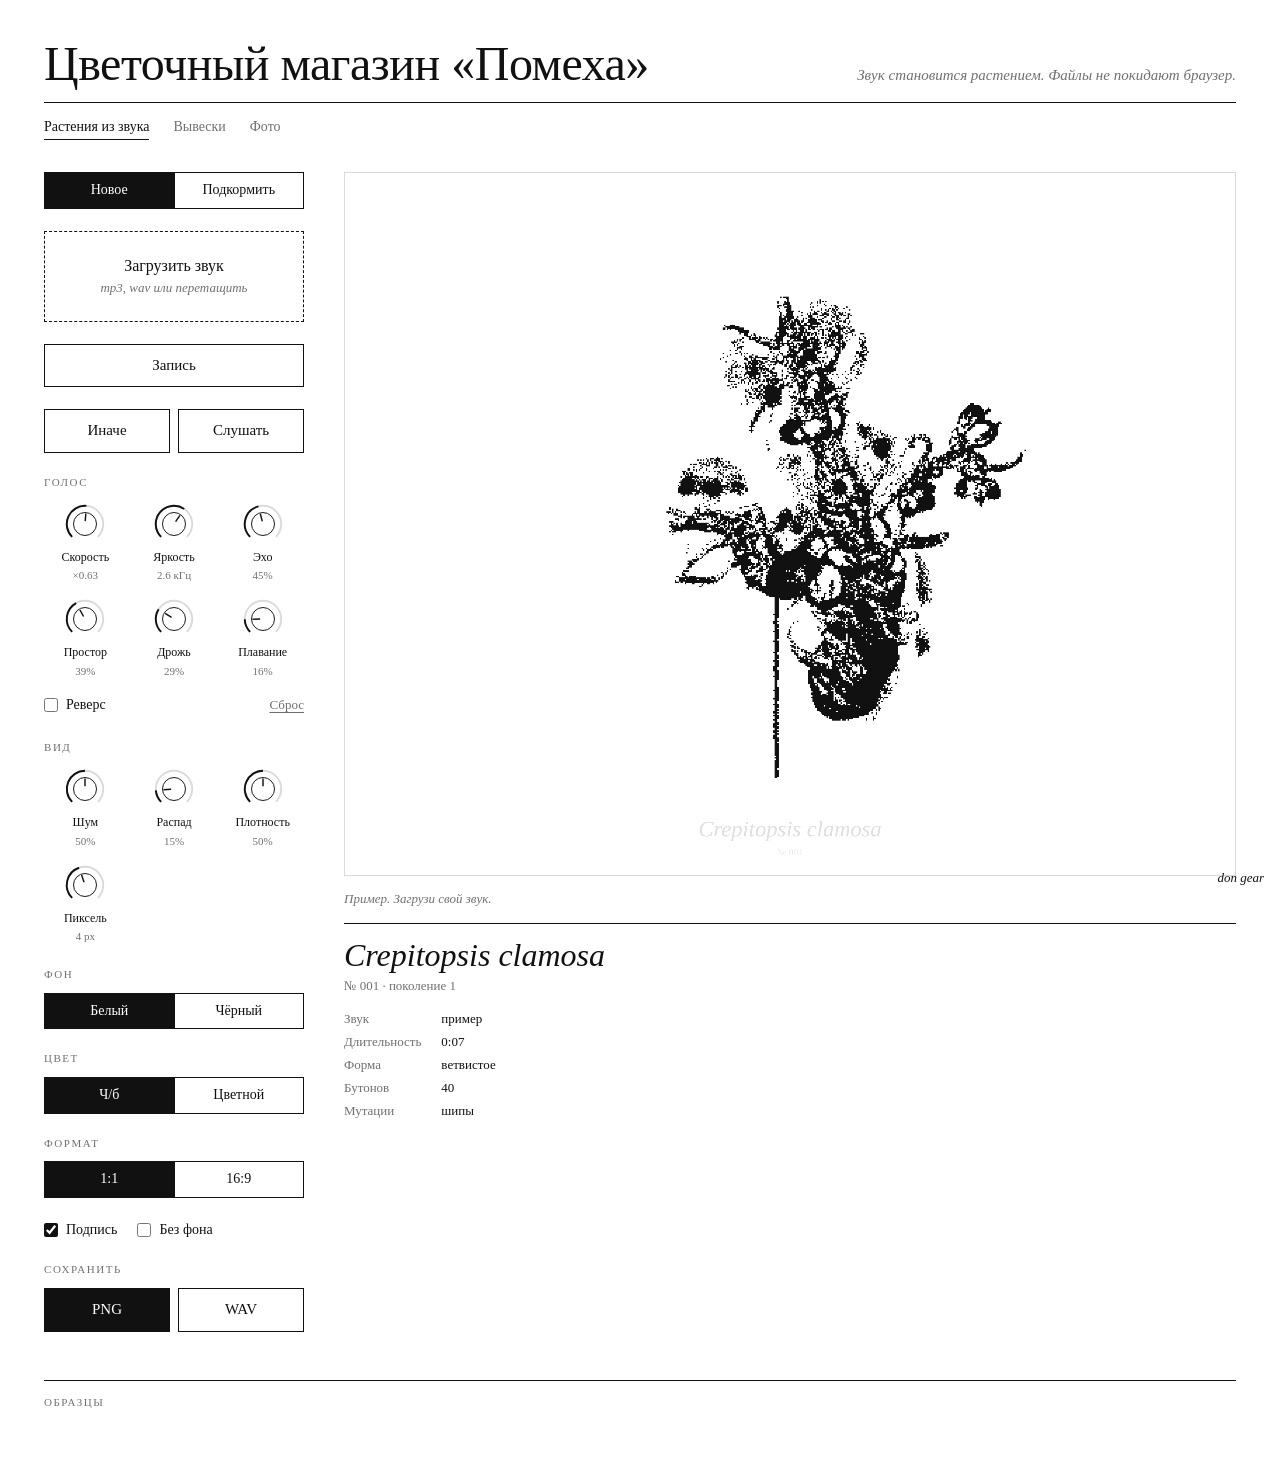
<file: index.html>
<!DOCTYPE html>
<html lang="ru">
<head>
<meta charset="utf-8">
<meta name="viewport" content="width=device-width, initial-scale=1, viewport-fit=cover">
<title>Цветочный магазин «Помеха»</title>
<link rel="stylesheet" href="style.css">
</head>
<body>
<div class="wrap">
  <header>
    <h1>Цветочный магазин «Помеха»</h1>
    <p>Звук становится растением. Файлы не покидают браузер.</p>
  </header>
  <nav class="tabs">
    <a href="index.html" aria-current="page">Растения из звука</a>
    <a href="nadpis.html">Вывески</a>
    <a href="foto.html">Фото</a>
  </nav>

  <div class="layout">
    <aside class="panel">
      <div class="seg" id="modes">
        <button data-v="plant" aria-pressed="true">Новое</button>
        <button data-v="feed" aria-pressed="false">Подкормить</button>
      </div>

      <label class="drop" id="drop">
        <input type="file" id="file" accept="audio/*,.mp3,.wav,.ogg,.m4a,.flac">
        <strong id="dropTitle">Загрузить звук</strong>
        <span>mp3, wav или перетащить</span>
      </label>
      <button class="btn" id="mic">Запись</button>

      <div class="actions row">
        <button class="btn" id="again">Иначе</button>
        <button class="btn" id="listen">Слушать</button>
      </div>

      <div class="group">
        <h2>Голос</h2>
        <div class="knobs" id="voiceKnobs"></div>
        <div class="knob-row">
          <label class="check"><input type="checkbox" id="reverse"> Реверс</label>
          <button class="link" id="voiceReset">Сброс</button>
        </div>
      </div>

      <div class="group">
        <h2>Вид</h2>
        <div class="knobs" id="viewKnobs"></div>
      </div>

      <div class="group">
        <h2>Фон</h2>
        <div class="seg" id="palettes"></div>
      </div>

      <div class="group">
        <h2>Цвет</h2>
        <div class="seg" id="colorMode">
          <button data-v="mono" aria-pressed="true">Ч/б</button>
          <button data-v="color" aria-pressed="false">Цветной</button>
        </div>
        <button class="link" id="reshuffle" hidden>Другие цвета</button>
      </div>

      <div class="group">
        <h2>Формат</h2>
        <div class="seg" id="formats">
          <button data-v="square" aria-pressed="true">1:1</button>
          <button data-v="wide" aria-pressed="false">16:9</button>
        </div>
      </div>

      <div class="checks">
        <label class="check"><input type="checkbox" id="caption" checked> Подпись</label>
        <label class="check"><input type="checkbox" id="transparent"> Без фона</label>
      </div>

      <div class="group">
        <h2>Сохранить</h2>
        <div class="actions row">
          <button class="btn primary" id="save">PNG</button>
          <button class="btn" id="saveVoice">WAV</button>
        </div>
      </div>
    </aside>

    <main class="stage">
      <div class="frame" id="frame"><canvas id="cv" role="img" aria-label="Растение из звука"></canvas></div>
      <p class="note" id="note" aria-live="polite"></p>

      <section class="passport" aria-label="Паспорт растения">
        <p class="latin" id="pLatin"></p>
        <p class="meta" id="pMeta"></p>
        <dl class="stats" id="stats"></dl>
      </section>
    </main>
  </div>

  <section class="shelf">
    <h2>Образцы</h2>
    <div class="shelf-grid" id="shelf"></div>
  </section>
</div>

<script src="app.js"></script>
<div class="sign">don gear</div>
</body>
</html>
</file>
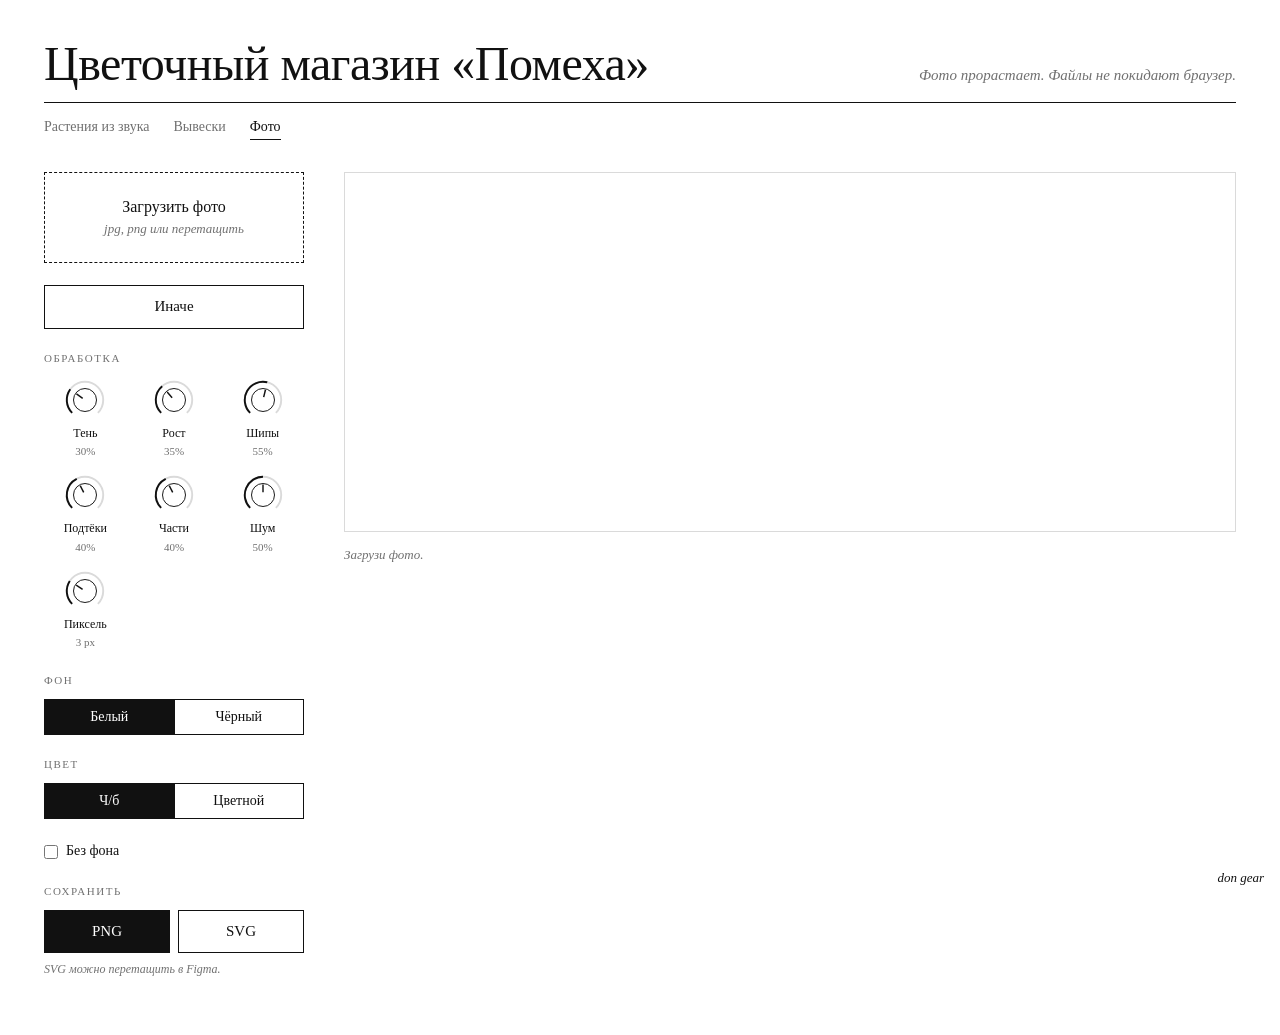
<file: foto.html>
<!DOCTYPE html>
<html lang="ru">
<head>
<meta charset="utf-8">
<meta name="viewport" content="width=device-width, initial-scale=1, viewport-fit=cover">
<title>Фото · Цветочный магазин «Помеха»</title>
<link rel="stylesheet" href="style.css">
</head>
<body>
<div class="wrap">
  <header>
    <h1>Цветочный магазин «Помеха»</h1>
    <p>Фото прорастает. Файлы не покидают браузер.</p>
  </header>
  <nav class="tabs">
    <a href="index.html">Растения из звука</a>
    <a href="nadpis.html">Вывески</a>
    <a href="foto.html" aria-current="page">Фото</a>
  </nav>

  <div class="layout">
    <aside class="panel">
      <label class="drop" id="drop">
        <input type="file" id="file" accept="image/*">
        <strong>Загрузить фото</strong>
        <span>jpg, png или перетащить</span>
      </label>

      <button class="btn" id="again">Иначе</button>

      <div class="group">
        <h2>Обработка</h2>
        <div class="knobs" id="knobs"></div>
      </div>

      <div class="group">
        <h2>Фон</h2>
        <div class="seg" id="palettes"></div>
      </div>

      <div class="group">
        <h2>Цвет</h2>
        <div class="seg" id="colorMode">
          <button data-v="mono" aria-pressed="true">Ч/б</button>
          <button data-v="color" aria-pressed="false">Цветной</button>
        </div>
        <button class="link" id="reshuffle" hidden>Другие цвета</button>
      </div>

      <div class="checks">
        <label class="check"><input type="checkbox" id="transparent"> Без фона</label>
      </div>

      <div class="group">
        <h2>Сохранить</h2>
        <div class="actions row">
          <button class="btn primary" id="savePng">PNG</button>
          <button class="btn" id="saveSvg">SVG</button>
        </div>
        <p class="hint">SVG можно перетащить в Figma.</p>
      </div>
    </aside>

    <main class="stage">
      <div class="frame empty" id="frame"><canvas id="cv" role="img" aria-label="Обработанное фото"></canvas></div>
      <p class="note" id="note" aria-live="polite"></p>
    </main>
  </div>
</div>

<script src="foto.js"></script>
<div class="sign">don gear</div>
</body>
</html>
</file>
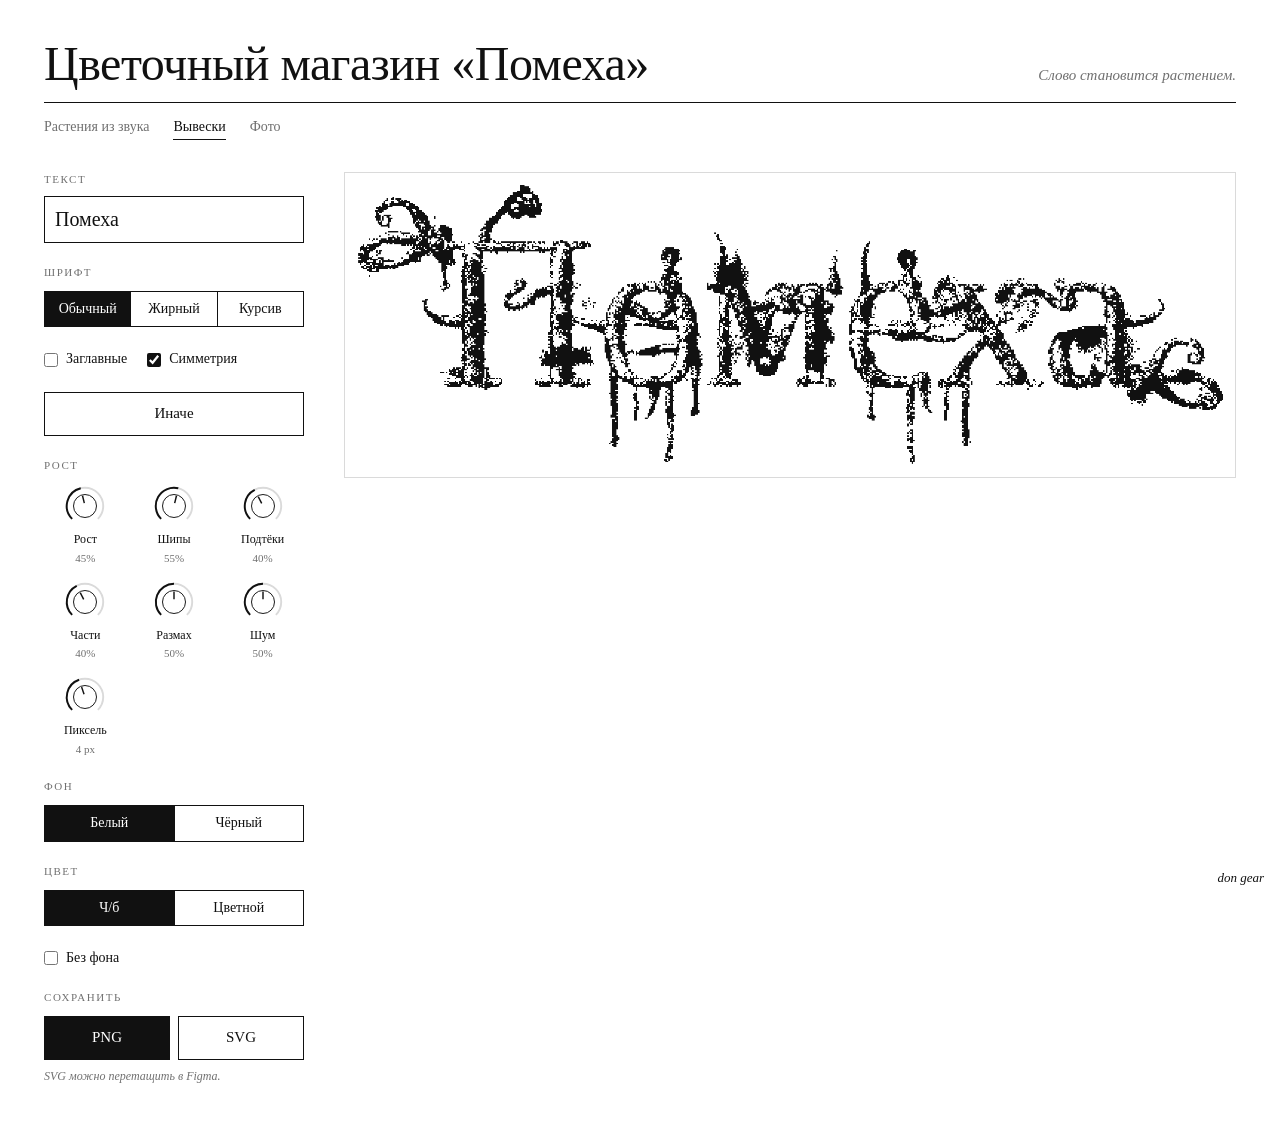
<file: nadpis.html>
<!DOCTYPE html>
<html lang="ru">
<head>
<meta charset="utf-8">
<meta name="viewport" content="width=device-width, initial-scale=1, viewport-fit=cover">
<title>Вывески · Цветочный магазин «Помеха»</title>
<link rel="stylesheet" href="style.css">
</head>
<body>
<div class="wrap">
  <header>
    <h1>Цветочный магазин «Помеха»</h1>
    <p>Слово становится растением.</p>
  </header>
  <nav class="tabs">
    <a href="index.html">Растения из звука</a>
    <a href="nadpis.html" aria-current="page">Вывески</a>
    <a href="foto.html">Фото</a>
  </nav>

  <div class="layout">
    <aside class="panel">
      <label class="field">
        <span>Текст</span>
        <input type="text" id="text" maxlength="24" autocomplete="off" spellcheck="false">
      </label>

      <div class="group">
        <h2>Шрифт</h2>
        <div class="seg" id="fontStyle">
          <button data-v="regular" aria-pressed="true">Обычный</button>
          <button data-v="bold" aria-pressed="false">Жирный</button>
          <button data-v="italic" aria-pressed="false">Курсив</button>
        </div>
      </div>

      <div class="checks">
        <label class="check"><input type="checkbox" id="caps"> Заглавные</label>
        <label class="check"><input type="checkbox" id="sym" checked> Симметрия</label>
      </div>

      <button class="btn" id="again">Иначе</button>

      <div class="group">
        <h2>Рост</h2>
        <div class="knobs" id="knobs"></div>
      </div>

      <div class="group">
        <h2>Фон</h2>
        <div class="seg" id="palettes"></div>
      </div>

      <div class="group">
        <h2>Цвет</h2>
        <div class="seg" id="colorMode">
          <button data-v="mono" aria-pressed="true">Ч/б</button>
          <button data-v="color" aria-pressed="false">Цветной</button>
        </div>
        <button class="link" id="reshuffle" hidden>Другие цвета</button>
      </div>

      <div class="checks">
        <label class="check"><input type="checkbox" id="transparent"> Без фона</label>
      </div>

      <div class="group">
        <h2>Сохранить</h2>
        <div class="actions row">
          <button class="btn primary" id="savePng">PNG</button>
          <button class="btn" id="saveSvg">SVG</button>
        </div>
        <p class="hint">SVG можно перетащить в Figma.</p>
      </div>
    </aside>

    <main class="stage">
      <div class="frame" id="frame"><canvas id="cv" role="img" aria-label="Надпись, проросшая растением"></canvas></div>
      <p class="note" id="note" aria-live="polite"></p>
    </main>
  </div>
</div>

<script src="nadpis.js"></script>
<div class="sign">don gear</div>
</body>
</html>
</file>
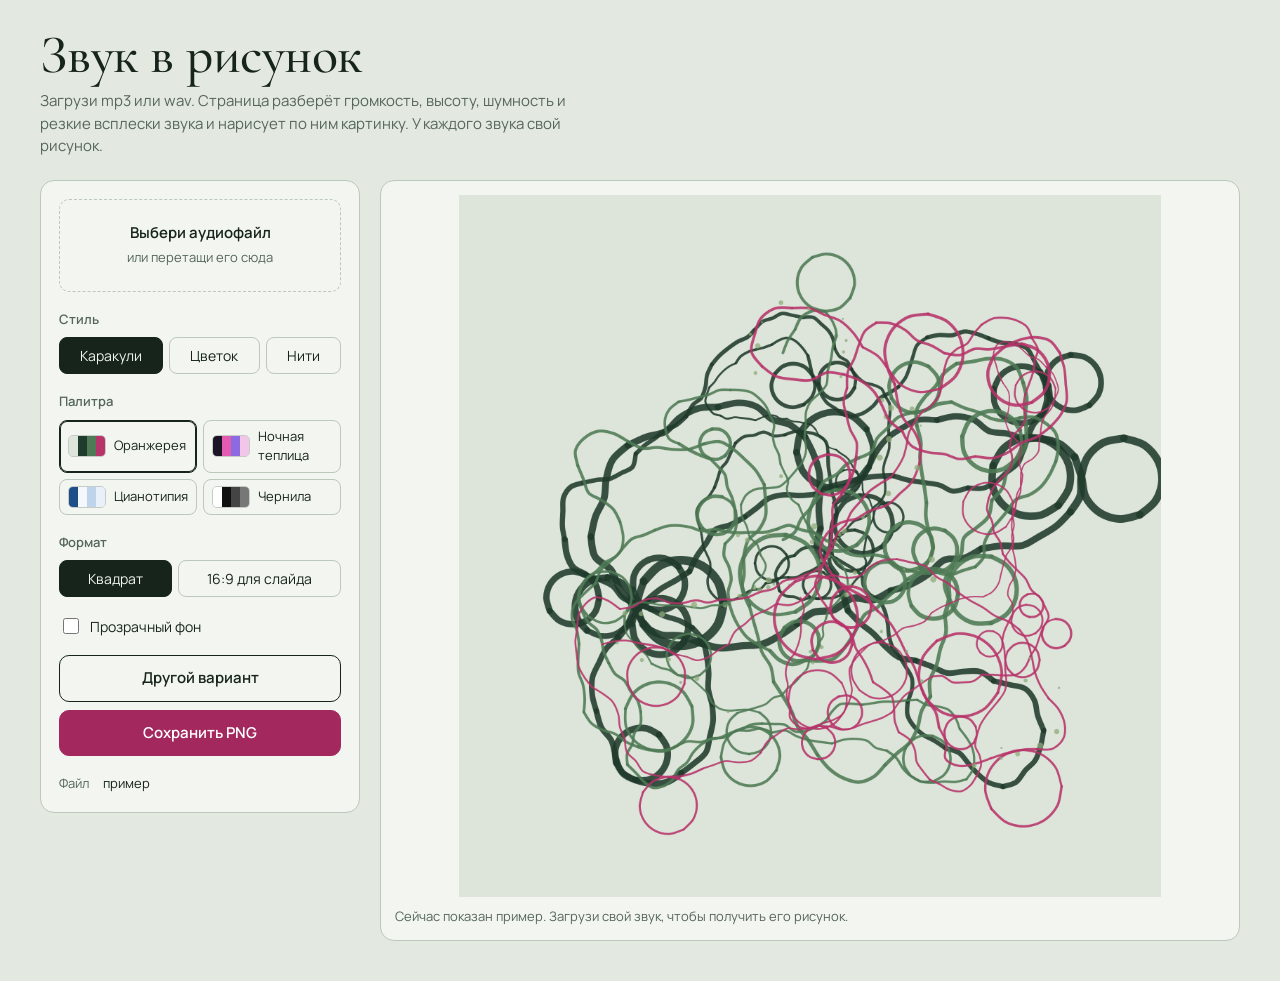
<file: archive/zvuk-v-risunok.html>
<!DOCTYPE html>
<html lang="ru">
<head>
<meta charset="utf-8">
<meta name="viewport" content="width=device-width, initial-scale=1, viewport-fit=cover">
<title>Звук в рисунок</title>
<link rel="preconnect" href="https://fonts.googleapis.com">
<link rel="preconnect" href="https://fonts.gstatic.com" crossorigin>
<link href="https://fonts.googleapis.com/css2?family=Cormorant+Garamond:ital,wght@0,500;1,500&family=Manrope:wght@400;500;600&display=swap" rel="stylesheet">
<style>
:root{
  --bg:#E3E8E0; --panel:#F2F5F0; --ink:#16241B; --muted:#56665B; --line:#BCC8BC; --accent:#A3285E; --accent-ink:#FFFFFF;
  box-sizing:border-box;
  padding-top:env(safe-area-inset-top,0px);
  padding-bottom:env(safe-area-inset-bottom,0px);
}
@media (prefers-color-scheme: dark){
  :root:not([data-theme="light"]){
    --bg:#121A15; --panel:#1A241E; --ink:#E2EBE3; --muted:#93A597; --line:#2E3D33; --accent:#E06BA3; --accent-ink:#1A0E14;
  }
}
:root[data-theme="dark"]{
  --bg:#121A15; --panel:#1A241E; --ink:#E2EBE3; --muted:#93A597; --line:#2E3D33; --accent:#E06BA3; --accent-ink:#1A0E14;
}
*,*::before,*::after{box-sizing:inherit}
html{scroll-padding-top:env(safe-area-inset-top,0px)}
body{margin:0;background:var(--bg);color:var(--ink);font-family:"Manrope",system-ui,-apple-system,"Segoe UI",Roboto,sans-serif;font-size:15px;line-height:1.5}
.wrap{max-width:1240px;margin:0 auto;padding:28px 20px 40px}
header{margin-bottom:22px}
h1{font-family:"Cormorant Garamond","Georgia",serif;font-weight:500;font-size:clamp(34px,5vw,54px);line-height:1;margin:0 0 8px;letter-spacing:-.01em}
header p{margin:0;color:var(--muted);max-width:60ch}
.layout{display:grid;grid-template-columns:320px 1fr;gap:20px;align-items:start}
@media (max-width:820px){.layout{grid-template-columns:1fr}}
.panel{background:var(--panel);border:1px solid var(--line);border-radius:14px;padding:18px;display:flex;flex-direction:column;gap:18px}
.drop{display:block;border:1.5px dashed var(--line);border-radius:10px;padding:22px 14px;text-align:center;cursor:pointer;transition:border-color .15s,background .15s}
.drop:hover,.drop.over{border-color:var(--accent);background:color-mix(in srgb,var(--accent) 6%,transparent)}
.drop strong{display:block;font-weight:600;margin-bottom:2px}
.drop span{color:var(--muted);font-size:13px}
.drop input{position:absolute;width:1px;height:1px;opacity:0;pointer-events:none}
.drop:focus-within{outline:2px solid var(--accent);outline-offset:2px}
.group h2{font-size:13px;font-weight:600;margin:0 0 8px;color:var(--muted)}
.seg{display:flex;flex-wrap:wrap;gap:6px}
.seg button{flex:1 1 auto;font:inherit;font-size:14px;padding:7px 10px;border-radius:8px;border:1px solid var(--line);background:transparent;color:var(--ink);cursor:pointer}
.seg button[aria-pressed="true"]{background:var(--ink);color:var(--panel);border-color:var(--ink)}
.swatches{display:grid;grid-template-columns:repeat(2,1fr);gap:6px}
.swatch{font:inherit;font-size:13px;display:flex;align-items:center;gap:8px;padding:6px 8px;border-radius:8px;border:1px solid var(--line);background:transparent;color:var(--ink);cursor:pointer;text-align:left}
.swatch[aria-pressed="true"]{border-color:var(--ink);box-shadow:inset 0 0 0 1px var(--ink)}
.chips{display:flex;flex-shrink:0;border-radius:5px;overflow:hidden;border:1px solid color-mix(in srgb,var(--ink) 20%,transparent)}
.chips i{display:block;width:9px;height:20px}
.check{display:flex;align-items:center;gap:8px;cursor:pointer;font-size:14px}
.check input{accent-color:var(--accent);width:16px;height:16px}
.actions{display:flex;flex-direction:column;gap:8px}
.btn{font:inherit;font-weight:600;font-size:15px;padding:11px 14px;border-radius:10px;border:1px solid var(--ink);background:transparent;color:var(--ink);cursor:pointer}
.btn.primary{background:var(--accent);border-color:var(--accent);color:var(--accent-ink)}
.btn:disabled{opacity:.45;cursor:default}
button:focus-visible{outline:2px solid var(--accent);outline-offset:2px}
.stats{display:grid;grid-template-columns:auto 1fr;gap:3px 14px;font-size:13px;margin:0}
.stats dt{color:var(--muted)}
.stats dd{margin:0;font-variant-numeric:tabular-nums;overflow:hidden;text-overflow:ellipsis;white-space:nowrap}
.stage{background:var(--panel);border:1px solid var(--line);border-radius:14px;padding:14px;display:flex;flex-direction:column;gap:10px;min-width:0}
.frame{border-radius:8px;overflow:hidden;display:flex;justify-content:center;align-items:center}
.frame.checker{background-image:conic-gradient(#d6d6d6 25%,#f4f4f4 0 50%,#d6d6d6 0 75%,#f4f4f4 0);background-size:22px 22px}
.frame img{display:block;width:100%;height:auto;max-height:78vh;object-fit:contain}
.note{font-size:13px;color:var(--muted);margin:0;min-height:1.5em}
.note.err{color:var(--accent)}
canvas{display:none}
@media (prefers-reduced-motion:reduce){*{transition:none!important}}
</style>
</head>
<body>
<div class="wrap">
  <header>
    <h1>Звук в рисунок</h1>
    <p>Загрузи mp3 или wav. Страница разберёт громкость, высоту, шумность и резкие всплески звука и нарисует по ним картинку. У каждого звука свой рисунок.</p>
  </header>

  <div class="layout">
    <aside class="panel">
      <label class="drop" id="drop">
        <input type="file" id="file" accept="audio/*,.mp3,.wav,.ogg,.m4a,.flac">
        <strong>Выбери аудиофайл</strong>
        <span>или перетащи его сюда</span>
      </label>

      <div class="group">
        <h2>Стиль</h2>
        <div class="seg" id="styles">
          <button data-v="scribble" aria-pressed="true">Каракули</button>
          <button data-v="flower" aria-pressed="false">Цветок</button>
          <button data-v="threads" aria-pressed="false">Нити</button>
        </div>
      </div>

      <div class="group">
        <h2>Палитра</h2>
        <div class="swatches" id="palettes"></div>
      </div>

      <div class="group">
        <h2>Формат</h2>
        <div class="seg" id="formats">
          <button data-v="square" aria-pressed="true">Квадрат</button>
          <button data-v="wide" aria-pressed="false">16:9 для слайда</button>
        </div>
      </div>

      <label class="check"><input type="checkbox" id="transparent"> Прозрачный фон</label>

      <div class="actions">
        <button class="btn" id="again">Другой вариант</button>
        <button class="btn primary" id="save">Сохранить PNG</button>
      </div>

      <dl class="stats" id="stats"></dl>
    </aside>

    <main class="stage">
      <div class="frame" id="frame"><img id="out" alt="Рисунок, построенный по звуку"></div>
      <p class="note" id="note">Сейчас показан пример. Загрузи свой звук, чтобы получить его рисунок.</p>
    </main>
  </div>
</div>
<canvas id="cv"></canvas>

<script>
(function(){
"use strict";

/* ---------- palettes ---------- */
const PALETTES = {
  greenhouse:{name:"Оранжерея", bg:"#DDE5DA", inks:["#1F3B2C","#4E7A55","#B8336A","#8FA97A"]},
  night:{name:"Ночная теплица", bg:"#1A1424", inks:["#E25BB0","#8C6BE0","#F2C6E8","#4FD1A5"]},
  cyan:{name:"Цианотипия", bg:"#1C4E8A", inks:["#F4F7FB","#BFD3EA","#E8F0FA","#8DB0D8"]},
  ink:{name:"Чернила", bg:"#FFFFFF", inks:["#111111","#444444","#777777","#222222"]}
};

const state = {analysis:null, style:"scribble", palette:"greenhouse", format:"square", transparent:false, variant:0, name:"primer"};

const $ = id => document.getElementById(id);
const note = $("note"), out = $("out"), cv = $("cv"), frame = $("frame");

/* ---------- utils ---------- */
function mulberry32(a){return function(){a|=0;a=a+0x6D2B79F5|0;let t=Math.imul(a^a>>>15,1|a);t=t+Math.imul(t^t>>>7,61|t)^t;return((t^t>>>14)>>>0)/4294967296}}
const clamp=(v,a,b)=>Math.max(a,Math.min(b,v));
function setNote(t,err){note.textContent=t;note.classList.toggle("err",!!err)}

function fft(re,im){
  const n=re.length;
  for(let i=1,j=0;i<n;i++){let bit=n>>1;for(;j&bit;bit>>=1)j^=bit;j^=bit;
    if(i<j){let t=re[i];re[i]=re[j];re[j]=t;t=im[i];im[i]=im[j];im[j]=t}}
  for(let len=2;len<=n;len<<=1){
    const ang=-2*Math.PI/len,wr=Math.cos(ang),wi=Math.sin(ang),half=len>>1;
    for(let i=0;i<n;i+=len){let cr=1,ci=0;
      for(let k=0;k<half;k++){const a=i+k,b=a+half;
        const tr=re[b]*cr-im[b]*ci,ti=re[b]*ci+im[b]*cr;
        re[b]=re[a]-tr;im[b]=im[a]-ti;re[a]+=tr;im[a]+=ti;
        const ncr=cr*wr-ci*wi;ci=cr*wi+ci*wr;cr=ncr}}}
}

/* ---------- analysis ---------- */
const NB=16, N=2048;
async function analyze(file){
  const buf=await file.arrayBuffer();
  const AC=window.AudioContext||window.webkitAudioContext;
  const ac=new AC();
  let audio;
  try{audio=await ac.decodeAudioData(buf)}finally{try{ac.close()}catch(e){}}
  const sr=audio.sampleRate, len=audio.length, chs=audio.numberOfChannels;
  const mono=new Float32Array(Math.max(len,N));
  for(let c=0;c<chs;c++){const d=audio.getChannelData(c);for(let i=0;i<len;i++)mono[i]+=d[i]/chs}
  const maxFrames=600;
  const hop=Math.max(512,Math.floor((mono.length-N)/maxFrames)||512);
  const win=new Float32Array(N);for(let i=0;i<N;i++)win[i]=0.5-0.5*Math.cos(2*Math.PI*i/(N-1));
  const nyq=sr/2, hiF=Math.min(16000,nyq*0.95);
  const edges=[];for(let b=0;b<=NB;b++)edges.push(Math.round(40*Math.pow(hiF/40,b/NB)/nyq*(N/2)));
  const re=new Float32Array(N),im=new Float32Array(N);
  let prev=null; const frames=[];
  let seed=0;
  for(let start=0;start+N<=mono.length;start+=hop){
    let sum=0,zc=0;
    for(let i=0;i<N;i++){const s=mono[start+i];sum+=s*s;re[i]=s*win[i];im[i]=0;if(i&&((s>=0)!==(mono[start+i-1]>=0)))zc++}
    seed=(seed+Math.floor(Math.abs(mono[start+(N>>1)])*1e6))|0;
    fft(re,im);
    const half=N/2,mag=new Float32Array(half);
    let ms=0,cs=0,ls=0,flux=0;
    for(let k=1;k<half;k++){const m=Math.hypot(re[k],im[k]);mag[k]=m;ms+=m;cs+=m*k;ls+=Math.log(m+1e-9);
      if(prev){const d=m-prev[k];if(d>0)flux+=d}}
    const mean=ms/(half-1);
    const bands=new Float32Array(NB);
    for(let b=0;b<NB;b++){let a=Math.max(1,edges[b]),z=Math.max(a+1,edges[b+1]),s=0;for(let k=a;k<z&&k<half;k++)s+=mag[k];bands[b]=s/(z-a)}
    frames.push({rms:Math.sqrt(sum/N),cen:ms?(cs/ms)/half*nyq:0,flat:mean>0?Math.exp(ls/(half-1))/mean:0,zcr:zc/N,bands,flux});
    prev=mag;
  }
  return finish(frames,audio.duration,seed);
}

function finish(frames,duration,seed){
  const maxR=Math.max(...frames.map(f=>f.rms),1e-9), maxF=Math.max(...frames.map(f=>f.flux),1e-9);
  const bandMax=new Float32Array(NB);let gMax=1e-9;
  frames.forEach(f=>{for(let b=0;b<NB;b++){bandMax[b]=Math.max(bandMax[b],f.bands[b]);gMax=Math.max(gMax,f.bands[b])}});
  frames.forEach(f=>{
    f.rms=f.rms/maxR; f.flux=f.flux/maxF;
    f.cen=clamp(f.cen/8000,0,1); f.flat=clamp(f.flat*3,0,1); f.zcr=clamp(f.zcr/0.3,0,1);
    for(let b=0;b<NB;b++){const v=f.bands[b];f.bands[b]=clamp(Math.sqrt(v/(bandMax[b]||1e-9))*0.6+Math.sqrt(v/gMax)*0.4,0,1)}
  });
  const fl=frames.map(f=>f.flux),m=fl.reduce((a,b)=>a+b,0)/fl.length,sd=Math.sqrt(fl.reduce((a,b)=>a+(b-m)*(b-m),0)/fl.length);
  let onsets=0;
  frames.forEach((f,i)=>{f.onset=f.flux>m+1.4*sd&&f.flux>=(fl[i-1]||0)&&f.flux>=(fl[i+1]||0);if(f.onset)onsets++});
  const avg=k=>frames.reduce((a,f)=>a+f[k],0)/frames.length;
  return {frames,duration,seed:seed||12345,avgRms:avg("rms"),avgCen:avg("cen"),avgFlat:avg("flat"),onsets};
}

function demoAnalysis(){
  const r=mulberry32(7),frames=[];
  for(let i=0;i<420;i++){const t=i/420;
    const bands=new Float32Array(NB);
    for(let b=0;b<NB;b++)bands[b]=clamp(0.25+0.45*Math.sin(t*9+b*0.5)*Math.cos(t*3-b*0.2)+r()*0.25,0,1);
    frames.push({rms:0.5+0.4*Math.sin(t*12),cen:0.3+0.3*Math.sin(t*5),flat:0.2+0.3*r(),zcr:0.3*r(),bands,flux:r()});
  }
  frames.forEach(f=>{f.rms=clamp(f.rms,0,1);f.onset=f.flux>0.93});
  return {frames,duration:0,seed:4242,avgRms:0.5,avgCen:0.3,avgFlat:0.35,onsets:frames.filter(f=>f.onset).length,demo:true};
}

/* ---------- drawing helpers ---------- */
function smoothPath(ctx,pts,closed){
  const n=pts.length;if(n<2)return;
  ctx.moveTo(pts[0][0],pts[0][1]);
  const last=closed?n:n-1;
  for(let i=0;i<last;i++){
    const p0=closed?pts[(i-1+n)%n]:pts[Math.max(i-1,0)];
    const p1=pts[i%n],p2=pts[(i+1)%n];
    const p3=closed?pts[(i+2)%n]:pts[Math.min(i+2,n-1)];
    ctx.bezierCurveTo(p1[0]+(p2[0]-p0[0])/6,p1[1]+(p2[1]-p0[1])/6,p2[0]-(p3[0]-p1[0])/6,p2[1]-(p3[1]-p1[1])/6,p2[0],p2[1]);
  }
  if(closed)ctx.closePath();
}
const gE=(f,a,b)=>{let s=0;for(let k=a;k<b;k++)s+=f.bands[k];return s/(b-a)};
function smoothArr(arr,w,circ){const n=arr.length,o=new Float32Array(n);
  for(let i=0;i<n;i++){let s=0,c=0;for(let k=-w;k<=w;k++){let j=i+k;if(circ)j=(j+n)%n;else if(j<0||j>=n)continue;s+=arr[j];c++}o[i]=s/c}return o}
function sample(F,n){const o=[];for(let i=0;i<n;i++)o.push(F[Math.floor(i/n*F.length)]);return o}

/* ---------- styles ---------- */
function drawScribble(ctx,W,H,A,rng,pal){
  const F=A.frames,M=Math.min(W,H),cx=W/2,cy=H/2,lim=Math.min(W,H)*0.42,limX=W*0.44,limY=H*0.42;
  const groups=[[0,5],[5,11],[11,16]],wm=[1.5,1,0.7];
  const stepScale=(M*7.5)/(F.length*16);
  ctx.lineCap="round";ctx.lineJoin="round";
  groups.forEach((g,l)=>{
    let x=cx+(rng()-.5)*M*.25,y=cy+(rng()-.5)*M*.25,ang=rng()*Math.PI*2,dir=rng()<.5?1:-1;
    const pts=[],ws=[],hi=[];
    F.forEach(f=>{
      const e=gE(f,g[0],g[1]);
      ang+=(rng()-.5)*(0.3+f.zcr*2+f.flat*1.6)+(f.cen-0.35)*0.18*dir;
      const ex=Math.abs(x-cx)/limX,ey=Math.abs(y-cy)/limY,edge=Math.max(ex,ey);
      if(edge>0.65){const ta=Math.atan2(cy-y,cx-x);const diff=((ta-ang)%(2*Math.PI)+3*Math.PI)%(2*Math.PI)-Math.PI;ang+=diff*Math.min(1,(edge-0.65)/0.35)*0.6}
      const step=(4+e*22+f.rms*8)*stepScale;
      const w=(0.6+e*5+f.rms*3)*wm[l]*M/1000;
      if(f.onset&&rng()<0.85){
        const r=(10+e*70)*M/1000,ccx=x+Math.cos(ang+dir*Math.PI/2)*r,ccy=y+Math.sin(ang+dir*Math.PI/2)*r,a0=Math.atan2(y-ccy,x-ccx);
        for(let k=1;k<=12;k++){const a=a0+dir*k/12*Math.PI*2;pts.push([ccx+Math.cos(a)*r,ccy+Math.sin(a)*r]);ws.push(w*1.2);hi.push(0)}
        dir*=-1;
      }
      x+=Math.cos(ang)*step;y+=Math.sin(ang)*step;
      pts.push([x,y]);ws.push(w);hi.push(gE(f,11,16));
    });
    ctx.strokeStyle=pal.inks[l];ctx.globalAlpha=0.88;
    const C=5;
    for(let i=0;i<pts.length-1;i+=C){
      const seg=pts.slice(i,Math.min(i+C+1,pts.length));
      ctx.lineWidth=ws[Math.min(i+(C>>1),ws.length-1)];
      ctx.beginPath();smoothPath(ctx,seg,false);ctx.stroke();
    }
    ctx.fillStyle=pal.inks[3];ctx.globalAlpha=0.75;
    pts.forEach((p,i)=>{if(hi[i]>0.62&&rng()<0.35){const r=(1+rng()*3.5)*M/1000,o=(rng()-.5)*30*M/1000;ctx.beginPath();ctx.arc(p[0]+o,p[1]-o,r,0,Math.PI*2);ctx.fill()}});
  });
  ctx.globalAlpha=1;
}

function drawFlower(ctx,W,H,A,rng,pal){
  const M=Math.min(W,H),cx=W/2,cy=H/2,R=M*0.44,n=360,F=sample(A.frames,n);
  const petals=3+Math.floor(A.avgCen*10)+Math.floor(rng()*3),rings=5;
  ctx.lineJoin="round";
  for(let k=rings-1;k>=0;k--){
    const b0=Math.floor(k/rings*NB),b1=Math.floor((k+1)/rings*NB);
    const e=smoothArr(F.map(f=>gE(f,b0,b1)),4,true);
    const base=R*(0.2+0.15*k),rot=rng()*Math.PI*2/petals,sharp=1+A.avgFlat*3+k*0.3;
    const pts=[];
    for(let i=0;i<n;i++){const a=i/n*Math.PI*2;
      const shape=0.5+0.5*Math.pow(Math.abs(Math.cos(petals*(a+rot)/2)),sharp);
      const r=base*shape+e[i]*R*0.2+(rng()-.5)*R*0.012*(F[i].flat+0.2);
      pts.push([cx+Math.cos(a-Math.PI/2)*r,cy+Math.sin(a-Math.PI/2)*r])}
    const col=pal.inks[k%pal.inks.length];
    ctx.beginPath();smoothPath(ctx,pts,true);
    ctx.globalAlpha=0.13;ctx.fillStyle=col;ctx.fill();
    ctx.globalAlpha=0.9;ctx.strokeStyle=col;ctx.lineWidth=(1.2+k*0.5)*M/1000;ctx.stroke();
  }
  ctx.lineCap="round";
  A.frames.forEach((f,i)=>{if(!f.onset)return;
    const a=i/A.frames.length*Math.PI*2-Math.PI/2+(rng()-.5)*0.05,r1=R*0.07,r2=R*(0.18+f.rms*0.45+rng()*0.1);
    ctx.globalAlpha=0.8;ctx.strokeStyle=pal.inks[2];ctx.lineWidth=1.4*M/1000;
    ctx.beginPath();ctx.moveTo(cx+Math.cos(a)*r1,cy+Math.sin(a)*r1);
    const bend=(rng()-.5)*0.25;ctx.quadraticCurveTo(cx+Math.cos(a+bend)*(r1+r2)/2,cy+Math.sin(a+bend)*(r1+r2)/2,cx+Math.cos(a)*r2,cy+Math.sin(a)*r2);ctx.stroke();
    ctx.fillStyle=pal.inks[2];ctx.beginPath();ctx.arc(cx+Math.cos(a)*r2,cy+Math.sin(a)*r2,(3+f.flux*7)*M/1000,0,Math.PI*2);ctx.fill();
  });
  const rc=3+Math.round(A.avgRms*6);
  ctx.strokeStyle=pal.inks[0];
  for(let i=0;i<rc;i++){ctx.globalAlpha=0.85-i*0.08;ctx.lineWidth=1.2*M/1000;ctx.beginPath();ctx.arc(cx,cy,R*(0.015+i*0.012),0,Math.PI*2);ctx.stroke()}
  ctx.globalAlpha=1;
}

function drawThreads(ctx,W,H,A,rng,pal){
  const M=Math.min(W,H),mx=W*0.07,my=H*0.1,n=Math.min(A.frames.length,420),F=sample(A.frames,n);
  const gap=(H-2*my)/(NB+1);
  ctx.lineCap="round";ctx.lineJoin="round";
  ctx.strokeStyle=pal.inks[1];ctx.lineWidth=1*M/1000;
  F.forEach((f,i)=>{if(!f.onset)return;const x=mx+i/(n-1)*(W-2*mx);ctx.globalAlpha=0.18;ctx.beginPath();ctx.moveTo(x,my*0.6);ctx.lineTo(x,H-my*0.6);ctx.stroke()});
  for(let b=0;b<NB;b++){
    const e=smoothArr(F.map(f=>f.bands[b]),2,false);
    const baseY=H-my-(b+1)*gap;let avg=0;
    const pts=F.map((f,i)=>{avg+=e[i];return[mx+i/(n-1)*(W-2*mx),baseY-e[i]*gap*2.2+(rng()-.5)*gap*0.35*f.flat]});
    avg/=n;
    ctx.globalAlpha=0.85;ctx.strokeStyle=pal.inks[b%pal.inks.length];ctx.lineWidth=(0.8+avg*4.5)*M/1000;
    ctx.beginPath();smoothPath(ctx,pts,false);ctx.stroke();
  }
  ctx.globalAlpha=1;
}

const STYLES={scribble:drawScribble,flower:drawFlower,threads:drawThreads};
const STYLE_NAMES={scribble:"karakuli",flower:"cvetok",threads:"niti"};

/* ---------- render ---------- */
function render(){
  const A=state.analysis;if(!A)return;
  const W=state.format==="wide"?2400:2000,H=state.format==="wide"?1350:2000;
  cv.width=W;cv.height=H;
  const ctx=cv.getContext("2d"),pal=PALETTES[state.palette];
  ctx.clearRect(0,0,W,H);
  if(!state.transparent){ctx.fillStyle=pal.bg;ctx.fillRect(0,0,W,H)}
  const si=Object.keys(STYLES).indexOf(state.style);
  const rng=mulberry32((A.seed+state.variant*7919+si*131)|0);
  STYLES[state.style](ctx,W,H,A,rng,pal);
  out.src=cv.toDataURL("image/png");
  frame.classList.toggle("checker",state.transparent);
}

function fmtTime(s){const m=Math.floor(s/60),r=Math.round(s%60);return m+":"+String(r).padStart(2,"0")}
function level(v){return v<0.33?"низкая":v<0.6?"средняя":"высокая"}
function showStats(){
  const A=state.analysis,dl=$("stats");
  const rows=A.demo?[["Файл","пример"]]:[["Файл",state.fileLabel],["Длительность",fmtTime(A.duration)],["Громкость",level(A.avgRms)],["Яркость звука",level(A.avgCen*2)],["Шумность",level(A.avgFlat)],["Резких всплесков",String(A.onsets)]];
  dl.innerHTML="";rows.forEach(([k,v])=>{const dt=document.createElement("dt"),dd=document.createElement("dd");dt.textContent=k;dd.textContent=v;dd.title=v;dl.append(dt,dd)});
}

/* ---------- UI ---------- */
const palWrap=$("palettes");
Object.entries(PALETTES).forEach(([k,p])=>{
  const b=document.createElement("button");b.className="swatch";b.dataset.v=k;b.setAttribute("aria-pressed",k===state.palette);
  const chips=document.createElement("span");chips.className="chips";
  [p.bg,...p.inks.slice(0,3)].forEach(c=>{const i=document.createElement("i");i.style.background=c;chips.append(i)});
  const t=document.createElement("span");t.textContent=p.name;b.append(chips,t);palWrap.append(b);
});
function bindSeg(el,key){el.addEventListener("click",e=>{const b=e.target.closest("button");if(!b)return;
  state[key]=b.dataset.v;el.querySelectorAll("button").forEach(x=>x.setAttribute("aria-pressed",x===b));render()})}
bindSeg($("styles"),"style");bindSeg(palWrap,"palette");bindSeg($("formats"),"format");
$("transparent").addEventListener("change",e=>{state.transparent=e.target.checked;render()});
$("again").addEventListener("click",()=>{state.variant++;render()});

async function handleFile(file){
  if(!file)return;
  setNote("Слушаю звук…");
  try{
    const A=await analyze(file);
    if(!A.frames.length)throw new Error("short");
    state.analysis=A;state.variant=0;
    state.fileLabel=file.name;
    state.name=file.name.replace(/\.[^.]+$/,"").replace(/[^\p{L}\p{N}_-]+/gu,"_").slice(0,60)||"zvuk";
    render();showStats();
    setNote("Готово. «Другой вариант» перерисует тот же звук по-новому.");
  }catch(err){
    setNote("Не получилось прочитать этот файл. Попробуй mp3 или wav длиннее полсекунды.",true);
  }
}
$("file").addEventListener("change",e=>{handleFile(e.target.files[0]);e.target.value=""});
const drop=$("drop");
["dragenter","dragover"].forEach(t=>drop.addEventListener(t,e=>{e.preventDefault();drop.classList.add("over")}));
["dragleave","drop"].forEach(t=>drop.addEventListener(t,e=>{e.preventDefault();drop.classList.remove("over")}));
drop.addEventListener("drop",e=>{const f=e.dataTransfer&&e.dataTransfer.files[0];handleFile(f)});

/* ---------- save ---------- */
let downloadsP=Promise.resolve(null);
try{if(window.claude&&typeof window.claude.use==="function")downloadsP=window.claude.use("downloads").catch(()=>null)}catch(e){}
$("save").addEventListener("click",async()=>{
  const fname=state.name+"_"+STYLE_NAMES[state.style]+".png";
  const blob=await new Promise(r=>cv.toBlob(r,"image/png"));
  let dl=null;try{dl=await downloadsP}catch(e){}
  if(dl){
    try{await dl.save({filename:fname,data:blob});setNote("Картинка сохранена.");return}
    catch(err){if(err&&err.code==="declined"){setNote("Сохранение отменено.");return}
      if(err&&err.code==="rate_limited"){setNote("Окно сохранения уже открыто.");return}}
  }
  try{const a=document.createElement("a");a.href=URL.createObjectURL(blob);a.download=fname;document.body.append(a);a.click();a.remove()}catch(e){}
  setNote("Если файл не скачался, нажми на картинку правой кнопкой и выбери «Сохранить изображение».");
});

state.analysis=demoAnalysis();state.fileLabel="пример";render();showStats();
})();
</script>
</body>
</html>
</file>
<file: style.css>
:root{
  --bg:#FFFFFF; --ink:#111111; --muted:#707070; --line:#DADADA;
  color-scheme:light;
  box-sizing:border-box;
  padding-top:env(safe-area-inset-top,0px);
  padding-bottom:env(safe-area-inset-bottom,0px);
}
*,*::before,*::after{box-sizing:inherit}
body{margin:0;background:var(--bg);color:var(--ink);font-family:Georgia,"Times New Roman",serif;font-size:15px;line-height:1.45}
.wrap{max-width:1240px;margin:0 auto;padding:40px 24px 56px}
@media (max-width:600px){.wrap{padding:24px 16px 40px}}

header{display:flex;flex-wrap:wrap;align-items:baseline;justify-content:space-between;gap:6px 24px;border-bottom:1px solid var(--ink);padding-bottom:14px;margin-bottom:36px}
h1{font-weight:normal;font-size:clamp(30px,4.4vw,48px);line-height:1;margin:0;letter-spacing:-.01em}
header p{margin:0;color:var(--muted);font-style:italic}

.layout{display:grid;grid-template-columns:260px 1fr;gap:40px;align-items:start}
@media (max-width:820px){.layout{grid-template-columns:1fr;gap:28px}}
.panel{display:flex;flex-direction:column;gap:22px}
.group h2,.shelf h2{font-size:11px;font-weight:normal;letter-spacing:.14em;text-transform:uppercase;color:var(--muted);margin:0 0 10px}

.drop{display:block;border:1px dashed var(--ink);padding:22px 14px;text-align:center;cursor:pointer;transition:background .15s}
.drop:hover,.drop.over{background:color-mix(in srgb,var(--ink) 6%,transparent)}
.drop strong{display:block;font-weight:normal;font-size:16px}
.drop span{color:var(--muted);font-size:13px;font-style:italic}
.drop input{position:absolute;width:1px;height:1px;opacity:0;pointer-events:none}
.drop:focus-within{outline:1px solid var(--ink);outline-offset:3px}

.seg{display:flex}
.seg button{flex:1 1 0;font:inherit;font-size:14px;padding:7px 10px;border:1px solid var(--ink);border-radius:0;margin-left:-1px;background:transparent;color:var(--ink);cursor:pointer}
.seg button:first-child{margin-left:0}
.seg button[aria-pressed="true"]{background:var(--ink);color:var(--bg)}
.seg button:disabled{opacity:.4;cursor:default}

.checks{display:flex;flex-wrap:wrap;gap:8px 20px}
.check{display:flex;align-items:center;gap:8px;cursor:pointer;font-size:14px}
.check input{accent-color:var(--ink);width:14px;height:14px;margin:0}

.actions{display:flex;flex-direction:column;gap:8px}
.actions.row{flex-direction:row}
.actions.row .btn{flex:1 1 0}
.btn{font:inherit;font-size:15px;padding:10px 14px;border:1px solid var(--ink);border-radius:0;background:transparent;color:var(--ink);cursor:pointer;display:flex;align-items:center;justify-content:center;gap:8px}
.btn:hover{background:color-mix(in srgb,var(--ink) 6%,transparent)}
.btn.primary{background:var(--ink);color:var(--bg)}
.btn:disabled{opacity:.4;cursor:default}
.btn.rec::before{content:"";width:8px;height:8px;border-radius:50%;background:var(--ink);animation:blink 1s ease-in-out infinite}
@keyframes blink{50%{opacity:.2}}
button:focus-visible{outline:1px solid var(--ink);outline-offset:3px}

.stage{display:flex;flex-direction:column;gap:14px;min-width:0}
.frame{border:1px solid var(--line);display:flex;justify-content:center;align-items:center}
.frame.checker{background-image:conic-gradient(#d6d6d6 25%,#f4f4f4 0 50%,#d6d6d6 0 75%,#f4f4f4 0);background-size:22px 22px}
.frame canvas{display:block;max-width:100%;max-height:78vh;width:auto;height:auto}
.frame.singing canvas{animation:sway 3.4s ease-in-out infinite;transform-origin:50% 85%}
@keyframes sway{0%,100%{transform:rotate(-.5deg)}50%{transform:rotate(.5deg)}}
.note{font-size:13px;font-style:italic;color:var(--muted);margin:0;min-height:1.45em}
.note.err{color:var(--ink);font-style:normal}

.passport{border-top:1px solid var(--ink);padding-top:14px}
.passport .latin{font-style:italic;font-size:clamp(24px,3vw,32px);line-height:1.1;margin:0}
.passport .meta{color:var(--muted);font-size:13px;margin:4px 0 14px}
.stats{display:grid;grid-template-columns:max-content 1fr;gap:4px 20px;font-size:13px;margin:0}
.stats dt{color:var(--muted)}
.stats dd{margin:0;font-variant-numeric:tabular-nums;overflow-wrap:anywhere}

.shelf{margin-top:48px;border-top:1px solid var(--ink);padding-top:14px}
.shelf-grid{display:grid;grid-template-columns:repeat(auto-fill,minmax(130px,1fr));gap:16px}
.card{font:inherit;color:var(--ink);background:transparent;border:0;padding:0;cursor:pointer;text-align:left;display:flex;flex-direction:column;gap:4px}
.card img{width:100%;aspect-ratio:1;object-fit:cover;display:block;border:1px solid var(--line)}
.card[aria-current="true"] img{border-color:var(--ink)}
.card span{font-style:italic;font-size:14px;line-height:1.2}
.card small{color:var(--muted);font-size:11px}

.knobs{display:grid;grid-template-columns:repeat(3,1fr);gap:12px 6px}
.knob{display:flex;flex-direction:column;align-items:center;gap:2px;min-width:0}
.knob-dial{width:46px;height:46px;border-radius:50%;cursor:ns-resize;touch-action:none;outline:none}
.knob-dial:focus-visible{outline:1px solid var(--ink);outline-offset:3px}
.knob svg{width:100%;height:100%;display:block}
.knob .k-track{fill:none;stroke:var(--line);stroke-width:2}
.knob .k-val{fill:none;stroke:var(--ink);stroke-width:2}
.knob .k-cap{fill:var(--bg);stroke:var(--ink);stroke-width:1}
.knob .k-ptr{stroke:var(--ink);stroke-width:1.5}
.knob-label{font-size:12px;text-align:center}
.knob-value{font-size:11px;color:var(--muted);font-variant-numeric:tabular-nums;text-align:center;white-space:nowrap}
.knob-row{display:flex;align-items:center;justify-content:space-between;gap:8px;margin-top:12px}
.link{font:inherit;font-size:13px;background:none;border:0;padding:4px 0;color:var(--muted);cursor:pointer;text-decoration:underline;text-underline-offset:3px}

.tabs{display:flex;gap:24px;margin:-22px 0 32px;font-size:14px}
.tabs a{color:var(--muted);text-decoration:none;padding-bottom:2px;border-bottom:1px solid transparent}
.tabs a:hover{color:var(--ink)}
.tabs a[aria-current="page"]{color:var(--ink);border-bottom-color:var(--ink)}
.field{display:flex;flex-direction:column;gap:8px}
.field span{font-size:11px;letter-spacing:.14em;text-transform:uppercase;color:var(--muted)}
.field input{font:inherit;font-size:20px;padding:8px 10px;border:1px solid var(--ink);border-radius:0;background:transparent;color:var(--ink);width:100%}
.field input:focus{outline:1px solid var(--ink);outline-offset:2px}
.frame.empty{min-height:360px}
.frame.empty canvas{display:none}
.hint{font-size:12px;font-style:italic;color:var(--muted);margin:8px 0 0}

@media (prefers-reduced-motion:reduce){*{transition:none!important;animation:none!important}}

.sign{position:fixed;right:16px;bottom:12px;font-size:13px;font-style:italic;color:var(--ink);pointer-events:none;z-index:10}
</file>
